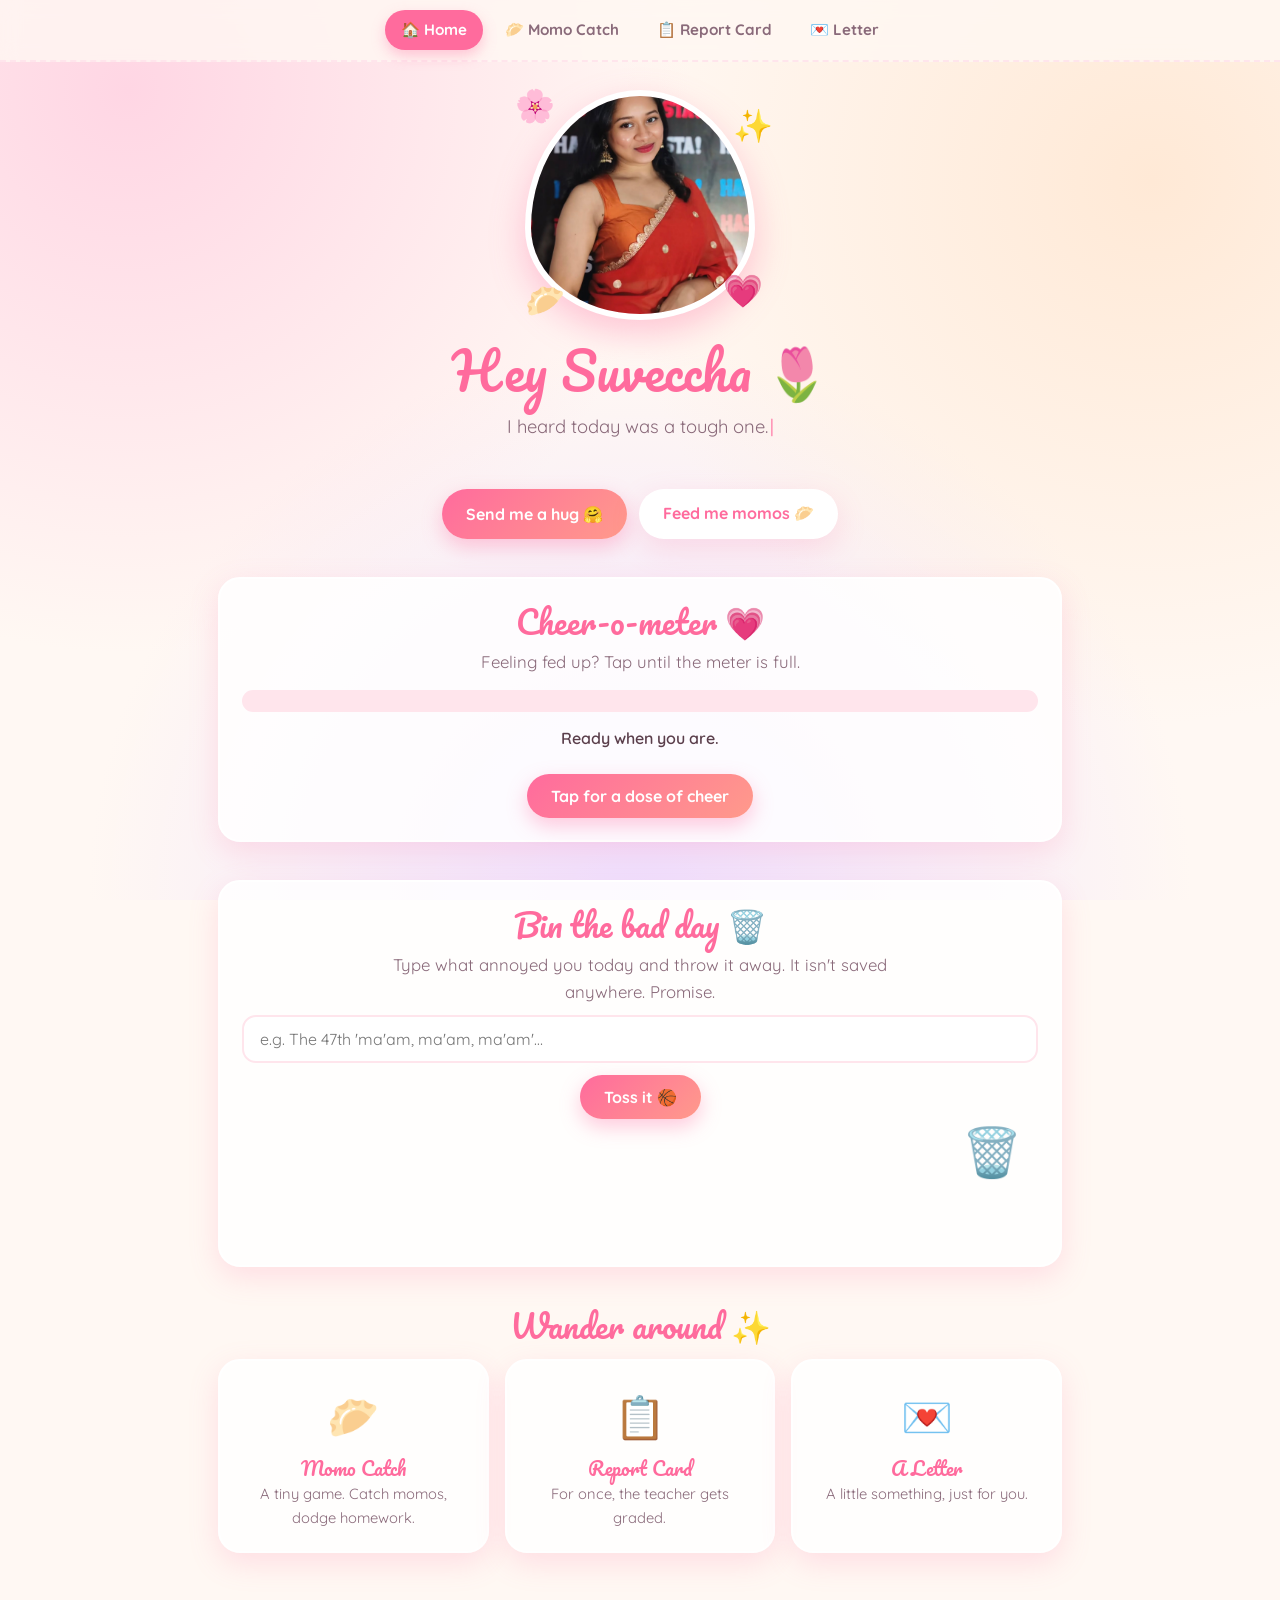
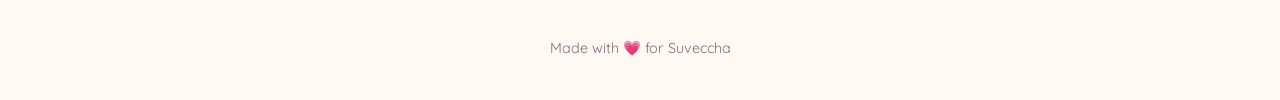
<file: index.html>
<!DOCTYPE html>
<html lang="en">
<head>
  <meta charset="UTF-8">
  <meta name="viewport" content="width=device-width, initial-scale=1">
  <title>For Suveccha 🌸</title>
  <link rel="icon" href="data:image/svg+xml,<svg xmlns='http://www.w3.org/2000/svg' viewBox='0 0 100 100'><text y='.9em' font-size='90'>🥟</text></svg>">
  <link rel="preconnect" href="https://fonts.googleapis.com">
  <link href="https://fonts.googleapis.com/css2?family=Pacifico&family=Quicksand:wght@400;600;700&display=swap" rel="stylesheet">
  <link rel="stylesheet" href="assets/css/style.css">
</head>
<body>
  <div id="hearts"></div>

  <nav class="nav">
    <a href="index.html">🏠 Home</a>
    <a href="momos.html">🥟 Momo Catch</a>
    <a href="report-card.html">📋 Report Card</a>
    <a href="letter.html">💌 Letter</a>
  </nav>

  <main class="wrap">
    <section class="center">
      <div class="photo-wrap">
        <div class="photo-frame">
          <!-- Replace assets/img/suveccha.png with her photo (keep the same file name) -->
          <img src="assets/img/suveccha.png" alt="Suveccha">
        </div>
        <span class="sticker s1">🌸</span>
        <span class="sticker s2">✨</span>
        <span class="sticker s3">🥟</span>
        <span class="sticker s4">💗</span>
      </div>

      <h1>Hey <span data-her>Suveccha</span> 🌷</h1>
      <p class="typed" id="typed"></p>

      <div class="btn-row">
        <button class="btn" id="hugBtn">Send me a hug 🤗</button>
        <a class="btn soft" href="momos.html">Feed me momos 🥟</a>
      </div>
    </section>

    <section class="section card center">
      <h2>Cheer-o-meter 💗</h2>
      <p class="lead">Feeling fed up? Tap until the meter is full.</p>
      <div class="meter"><div class="meter-fill" id="meterFill"></div></div>
      <p class="cheer-msg" id="cheerMsg">Ready when you are.</p>
      <button class="btn" id="cheerBtn">Tap for a dose of cheer</button>
    </section>

    <section class="section card">
      <h2 class="center">Bin the bad day 🗑️</h2>
      <p class="lead center">Type what annoyed you today and throw it away. It isn't saved anywhere. Promise.</p>
      <div class="bin-zone" id="binZone">
        <input id="stressInput" type="text" maxlength="80" placeholder="e.g. The 47th 'ma'am, ma'am, ma'am'…" autocomplete="off">
        <div class="center"><button class="btn" id="tossBtn">Toss it 🏀</button></div>
        <div class="bin">🗑️</div>
      </div>
      <p class="center cheer-msg" id="tossMsg"></p>
    </section>

    <section class="section">
      <h2 class="center">Wander around ✨</h2>
      <div class="tiles">
        <a class="card tile" href="momos.html">
          <span class="emoji">🥟</span><h3>Momo Catch</h3><p>A tiny game. Catch momos, dodge homework.</p>
        </a>
        <a class="card tile" href="report-card.html">
          <span class="emoji">📋</span><h3>Report Card</h3><p>For once, the teacher gets graded.</p>
        </a>
        <a class="card tile" href="letter.html">
          <span class="emoji">💌</span><h3>A Letter</h3><p>A little something, just for you.</p>
        </a>
      </div>
    </section>
  </main>

  <footer>Made with 💗 for <span data-her>Suveccha</span></footer>

  <script src="assets/js/config.js"></script>
  <script src="assets/js/main.js"></script>
  <script src="assets/js/home.js"></script>
</body>
</html>
</file>
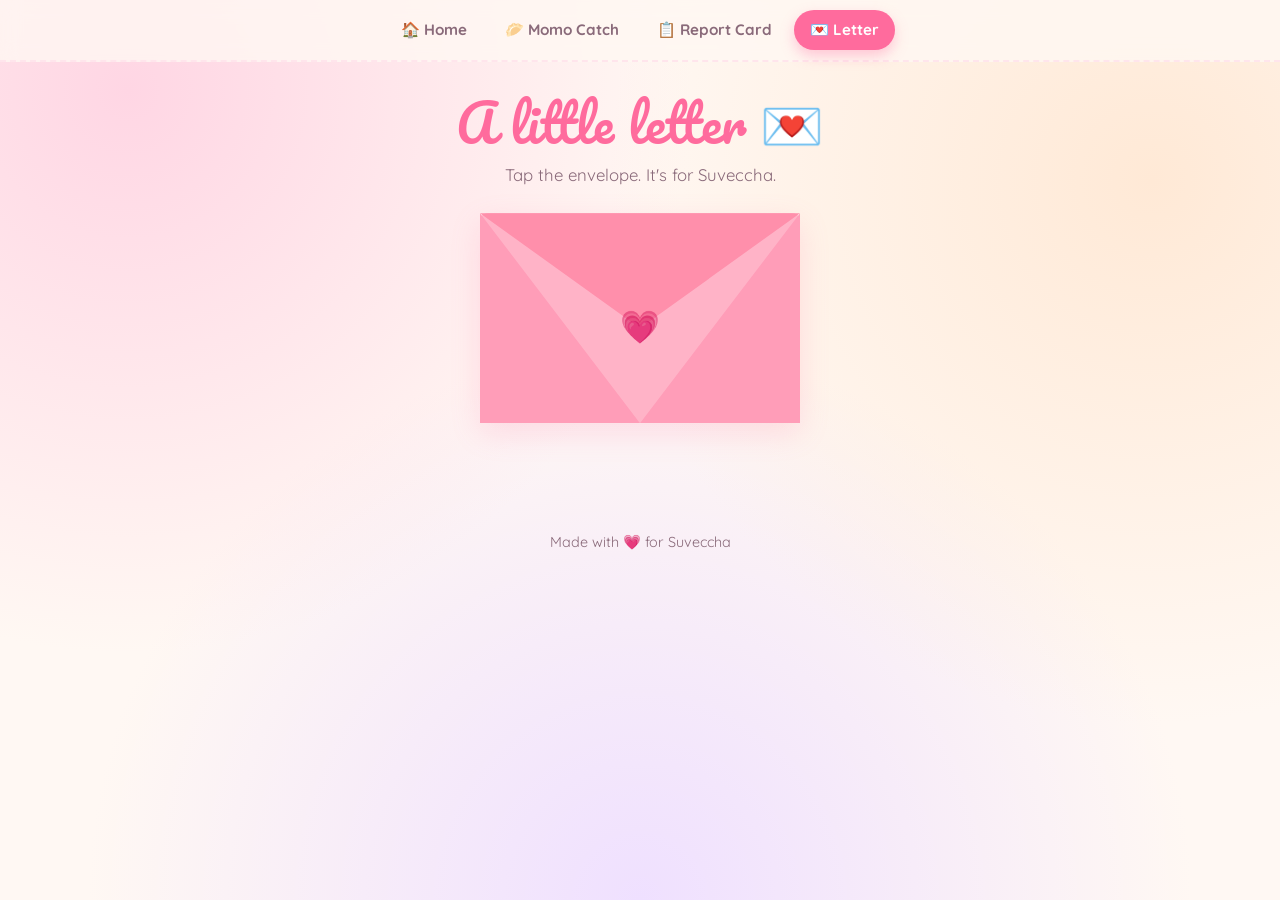
<file: letter.html>
<!DOCTYPE html>
<html lang="en">
<head>
  <meta charset="UTF-8">
  <meta name="viewport" content="width=device-width, initial-scale=1">
  <title>A Letter 💌</title>
  <link rel="icon" href="data:image/svg+xml,<svg xmlns='http://www.w3.org/2000/svg' viewBox='0 0 100 100'><text y='.9em' font-size='90'>🥟</text></svg>">
  <link rel="preconnect" href="https://fonts.googleapis.com">
  <link href="https://fonts.googleapis.com/css2?family=Pacifico&family=Quicksand:wght@400;600;700&display=swap" rel="stylesheet">
  <link rel="stylesheet" href="assets/css/style.css">
</head>
<body>
  <div id="hearts"></div>

  <nav class="nav">
    <a href="index.html">🏠 Home</a>
    <a href="momos.html">🥟 Momo Catch</a>
    <a href="report-card.html">📋 Report Card</a>
    <a href="letter.html">💌 Letter</a>
  </nav>

  <main class="wrap">
    <div class="center">
      <h1>A little letter 💌</h1>
      <p class="lead" id="envHint">Tap the envelope. It's for <span data-her>Suveccha</span>.</p>
    </div>

    <div class="envelope" id="envelope" role="button" tabindex="0" aria-label="Open the letter">
      <div class="body"></div>
      <div class="flap"></div>
      <div class="seal">💗</div>
    </div>

    <article class="letter" id="letter"></article>

    <section class="section" id="openWhenSection" style="display:none">
      <h2 class="center">Open when… 💕</h2>
      <p class="lead center">Little notes, for different kinds of moments. Tap one.</p>
      <div class="mini-grid" id="miniGrid"></div>
    </section>

    <div class="center section" id="replyRow" style="display:none">
      <button class="btn" id="hugBack">Send a hug back 🤗</button>
    </div>
  </main>

  <footer>Made with 💗 for <span data-her>Suveccha</span></footer>

  <script src="assets/js/config.js"></script>
  <script src="assets/js/main.js"></script>
  <script src="assets/js/letter.js"></script>
</body>
</html>
</file>
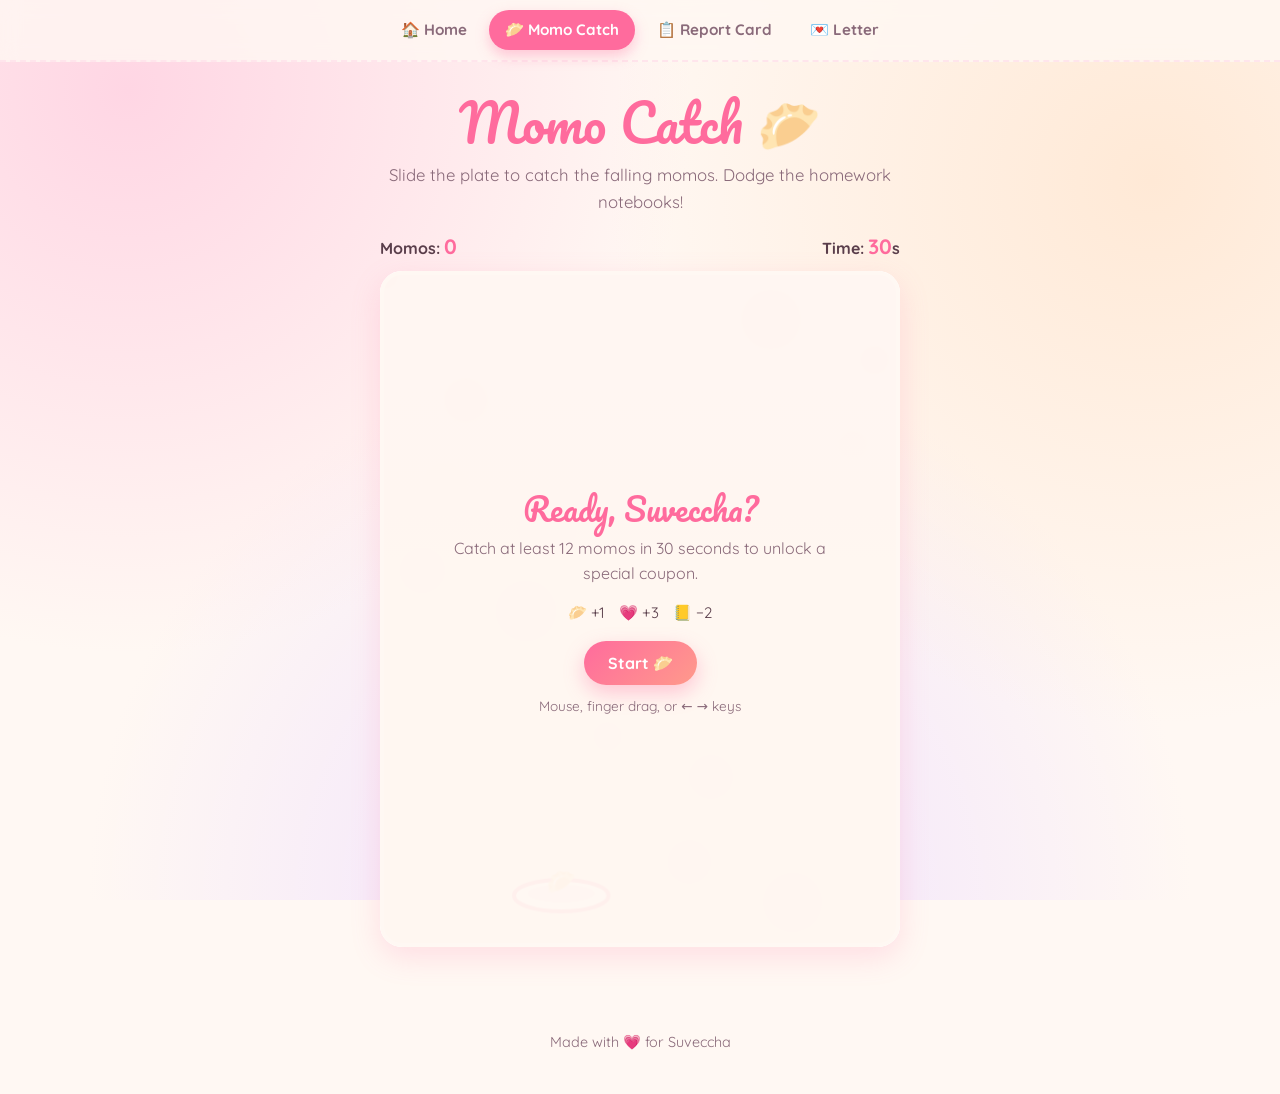
<file: momos.html>
<!DOCTYPE html>
<html lang="en">
<head>
  <meta charset="UTF-8">
  <meta name="viewport" content="width=device-width, initial-scale=1">
  <title>Momo Catch 🥟</title>
  <link rel="icon" href="data:image/svg+xml,<svg xmlns='http://www.w3.org/2000/svg' viewBox='0 0 100 100'><text y='.9em' font-size='90'>🥟</text></svg>">
  <link rel="preconnect" href="https://fonts.googleapis.com">
  <link href="https://fonts.googleapis.com/css2?family=Pacifico&family=Quicksand:wght@400;600;700&display=swap" rel="stylesheet">
  <link rel="stylesheet" href="assets/css/style.css">
</head>
<body>
  <div id="hearts"></div>

  <nav class="nav">
    <a href="index.html">🏠 Home</a>
    <a href="momos.html">🥟 Momo Catch</a>
    <a href="report-card.html">📋 Report Card</a>
    <a href="letter.html">💌 Letter</a>
  </nav>

  <main class="wrap center">
    <h1>Momo Catch 🥟</h1>
    <p class="lead">Slide the plate to catch the falling momos. Dodge the homework notebooks!</p>

    <div class="hud">
      <span>Momos: <b id="score">0</b></span>
      <span>Time: <b id="time">30</b>s</span>
    </div>

    <div class="stage" id="stage">
      <canvas id="game"></canvas>

      <div class="overlay" id="overlay">
        <h2 id="ovTitle">Ready, <span data-her>Suveccha</span>?</h2>
        <p id="ovText">Catch at least 12 momos in 30 seconds to unlock a special coupon.</p>
        <div class="legend" id="legend">
          <span>🥟 +1</span><span>💗 +3</span><span>📒 −2</span>
        </div>
        <div id="couponSlot"></div>
        <button class="btn" id="startBtn">Start 🥟</button>
        <p style="margin-top:10px;font-size:.85rem;">Mouse, finger drag, or ← → keys</p>
      </div>
    </div>
  </main>

  <footer>Made with 💗 for <span data-her>Suveccha</span></footer>

  <script src="assets/js/config.js"></script>
  <script src="assets/js/main.js"></script>
  <script src="assets/js/momos.js"></script>
</body>
</html>
</file>
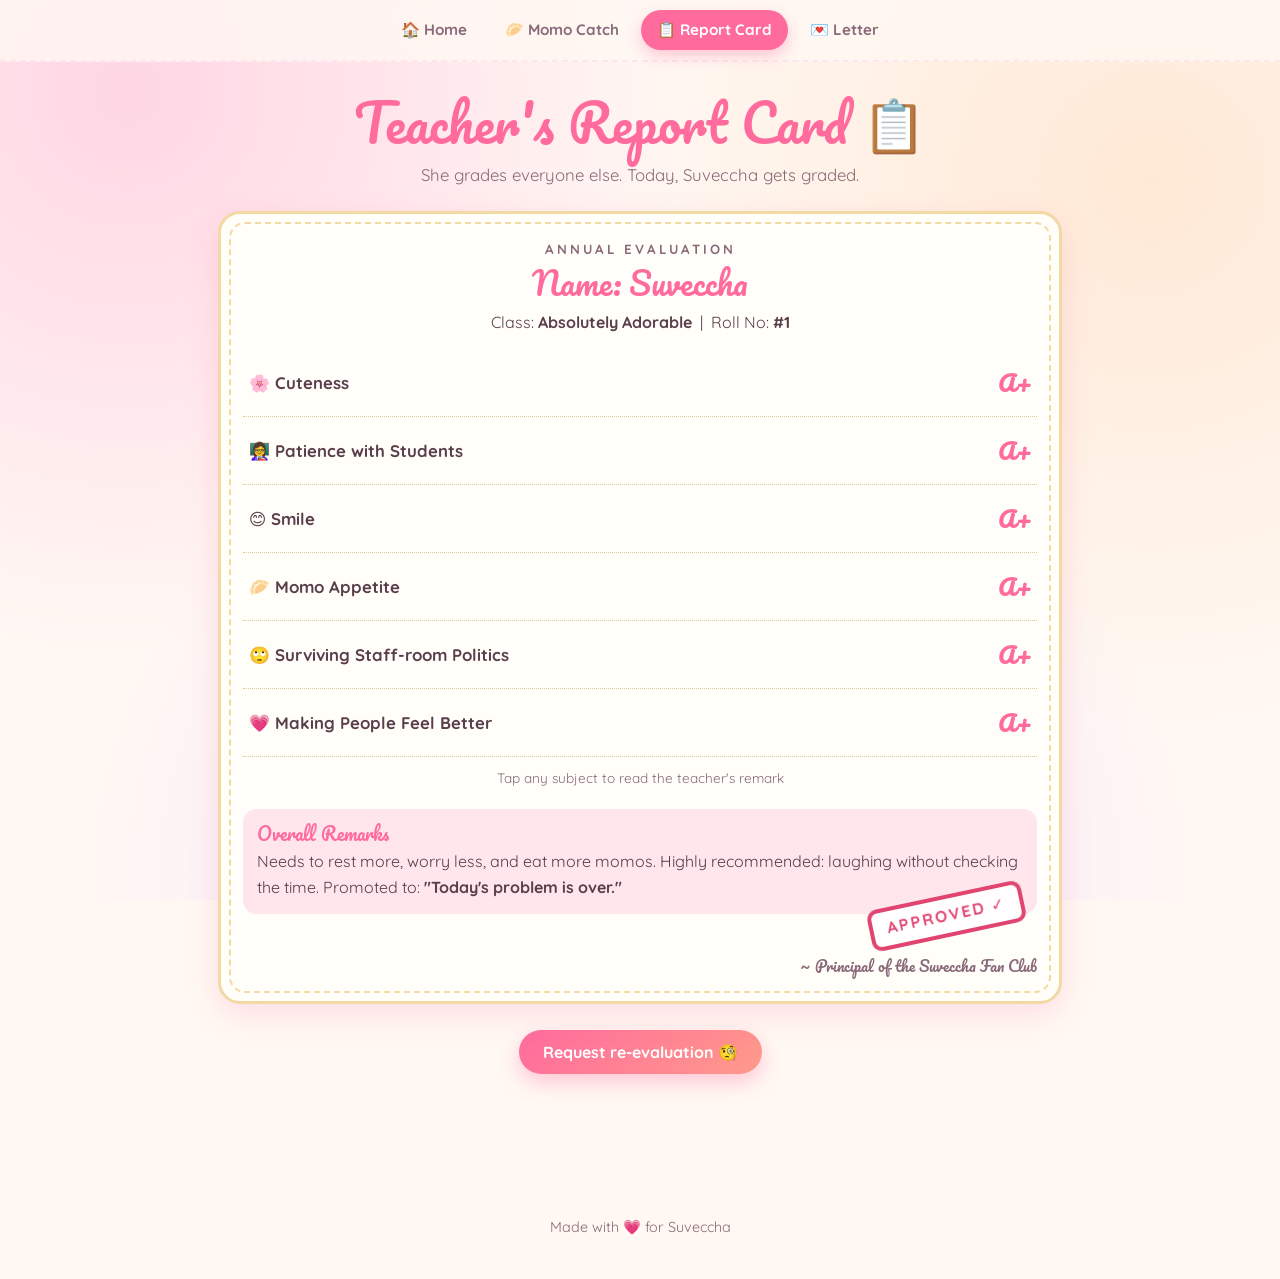
<file: report-card.html>
<!DOCTYPE html>
<html lang="en">
<head>
  <meta charset="UTF-8">
  <meta name="viewport" content="width=device-width, initial-scale=1">
  <title>Report Card 📋</title>
  <link rel="icon" href="data:image/svg+xml,<svg xmlns='http://www.w3.org/2000/svg' viewBox='0 0 100 100'><text y='.9em' font-size='90'>🥟</text></svg>">
  <link rel="preconnect" href="https://fonts.googleapis.com">
  <link href="https://fonts.googleapis.com/css2?family=Pacifico&family=Quicksand:wght@400;600;700&display=swap" rel="stylesheet">
  <link rel="stylesheet" href="assets/css/style.css">
</head>
<body>
  <div id="hearts"></div>

  <nav class="nav">
    <a href="index.html">🏠 Home</a>
    <a href="momos.html">🥟 Momo Catch</a>
    <a href="report-card.html">📋 Report Card</a>
    <a href="letter.html">💌 Letter</a>
  </nav>

  <main class="wrap">
    <div class="center" style="margin-bottom:22px">
      <h1>Teacher's Report Card 📋</h1>
      <p class="lead">She grades everyone else. Today, <span data-her>Suveccha</span> gets graded.</p>
    </div>

    <section class="card report">
      <div class="report-head">
        <small>Annual Evaluation</small>
        <h2>Name: <span data-her>Suveccha</span></h2>
        <p>Class: <b>Absolutely Adorable</b> &nbsp;|&nbsp; Roll No: <b>#1</b></p>
      </div>

      <ul class="subjects" id="subjects">
        <li class="subject">
          <button type="button"><span>🌸 Cuteness</span><span class="grade">A+</span></button>
          <p class="remark">Off the charts. The chart had to be extended twice.</p>
        </li>
        <li class="subject">
          <button type="button"><span>👩‍🏫 Patience with Students</span><span class="grade">A+</span></button>
          <p class="remark">Saint-level. Honestly, overqualified for it.</p>
        </li>
        <li class="subject">
          <button type="button"><span>😊 Smile</span><span class="grade">A+</span></button>
          <p class="remark">Dangerous. Causes sudden improvement of bad days.</p>
        </li>
        <li class="subject">
          <button type="button"><span>🥟 Momo Appetite</span><span class="grade">A+</span></button>
          <p class="remark">Serious dedication. Respect. Needs more chutney.</p>
        </li>
        <li class="subject">
          <button type="button"><span>🙄 Surviving Staff-room Politics</span><span class="grade">A+</span></button>
          <p class="remark">Passed with flying eye-rolls. (Allowed, and understood.)</p>
        </li>
        <li class="subject">
          <button type="button"><span>💗 Making People Feel Better</span><span class="grade">A+</span></button>
          <p class="remark">Straight A's, and she doesn't even realise she's doing it.</p>
        </li>
      </ul>
      <p class="hint">Tap any subject to read the teacher's remark</p>

      <div class="teacher-remarks">
        <h3>Overall Remarks</h3>
        <p>Needs to rest more, worry less, and eat more momos. Highly recommended: laughing without checking the time. Promoted to: <b>"Today's problem is over."</b></p>
        <div class="stamp" id="stamp">APPROVED ✓</div>
      </div>

      <p class="sign">~ Principal of the Suveccha Fan Club</p>
    </section>

    <div class="center" style="margin-top:26px">
      <button class="btn" id="reevalBtn">Request re-evaluation 🧐</button>
      <p class="cheer-msg" id="reevalMsg" style="margin-top:10px"></p>
    </div>
  </main>

  <footer>Made with 💗 for <span data-her>Suveccha</span></footer>

  <script src="assets/js/config.js"></script>
  <script src="assets/js/main.js"></script>
  <script src="assets/js/report.js"></script>
</body>
</html>
</file>
<file: assets/css/style.css>
/* ============================================================
   Suveccha's little corner of the internet
   ============================================================ */
:root {
  --pink: #ff6b9d;
  --rose: #ff8fab;
  --blush: #ffe5ec;
  --cream: #fff8f3;
  --peach: #ffc8a2;
  --lav: #d9c7ff;
  --ink: #5a3e4b;
  --ink-soft: #8a6a7a;
  --card: rgba(255, 255, 255, 0.82);
  --shadow: 0 10px 30px rgba(255, 107, 157, 0.18);
  --radius: 22px;
}

* { box-sizing: border-box; margin: 0; padding: 0; }
html { scroll-behavior: smooth; }

body {
  font-family: "Quicksand", system-ui, sans-serif;
  color: var(--ink);
  min-height: 100vh;
  background:
    radial-gradient(circle at 10% 10%, #ffd6e4 0, transparent 40%),
    radial-gradient(circle at 90% 20%, #ffe9d6 0, transparent 40%),
    radial-gradient(circle at 50% 100%, #efe0ff 0, transparent 50%),
    var(--cream);
  background-attachment: fixed;
  overflow-x: hidden;
  line-height: 1.6;
}

h1, h2, h3 { font-family: "Pacifico", cursive; font-weight: 400; color: var(--pink); line-height: 1.25; }
h1 { font-size: clamp(2rem, 7vw, 3.2rem); }
h2 { font-size: clamp(1.4rem, 5vw, 2rem); margin-bottom: 0.5rem; }

a { color: var(--pink); }

/* ---------- floating hearts background ---------- */
#hearts { position: fixed; inset: 0; pointer-events: none; z-index: 0; overflow: hidden; }
.float-heart {
  position: absolute; bottom: -40px; opacity: 0;
  animation: floatUp linear forwards;
}
@keyframes floatUp {
  0%   { transform: translateY(0) translateX(0) rotate(0deg); opacity: 0; }
  10%  { opacity: 0.8; }
  100% { transform: translateY(-110vh) translateX(var(--sway, 30px)) rotate(40deg); opacity: 0; }
}

.burst {
  position: fixed; z-index: 999; pointer-events: none;
  animation: burstOut 1s ease-out forwards;
}
@keyframes burstOut {
  0%   { transform: translate(0, 0) scale(0.4); opacity: 1; }
  100% { transform: translate(var(--dx), var(--dy)) scale(1.3) rotate(var(--rot, 0deg)); opacity: 0; }
}

/* ---------- navigation ---------- */
.nav {
  position: sticky; top: 0; z-index: 50;
  display: flex; justify-content: center; flex-wrap: wrap; gap: 6px;
  padding: 10px 12px;
  background: rgba(255, 248, 243, 0.8);
  backdrop-filter: blur(10px);
  border-bottom: 2px dashed var(--blush);
}
.nav a {
  text-decoration: none; font-weight: 700; font-size: 0.95rem;
  padding: 8px 16px; border-radius: 999px; color: var(--ink-soft);
  transition: all 0.25s;
}
.nav a:hover { background: var(--blush); color: var(--pink); transform: translateY(-2px); }
.nav a.active { background: var(--pink); color: #fff; box-shadow: 0 6px 14px rgba(255, 107, 157, 0.35); }

/* ---------- layout ---------- */
.wrap { position: relative; z-index: 1; max-width: 880px; margin: 0 auto; padding: 28px 18px 60px; }
.center { text-align: center; }
.lead { color: var(--ink-soft); font-size: 1.05rem; max-width: 560px; margin: 8px auto 0; }

.card {
  background: var(--card);
  border-radius: var(--radius);
  box-shadow: var(--shadow);
  padding: 22px;
  border: 2px solid #fff;
}

.btn {
  font-family: inherit; font-weight: 700; font-size: 1rem;
  border: none; cursor: pointer; text-decoration: none; display: inline-block;
  padding: 12px 24px; border-radius: 999px;
  color: #fff; background: linear-gradient(135deg, var(--pink), #ff9a8b);
  box-shadow: 0 8px 20px rgba(255, 107, 157, 0.35);
  transition: transform 0.2s, box-shadow 0.2s;
}
.btn:hover { transform: translateY(-3px) scale(1.03); box-shadow: 0 12px 24px rgba(255, 107, 157, 0.45); }
.btn:active { transform: scale(0.97); }
.btn.soft { background: #fff; color: var(--pink); box-shadow: var(--shadow); }

footer { position: relative; z-index: 1; text-align: center; padding: 24px 12px 40px; color: var(--ink-soft); font-size: 0.9rem; }

/* ---------- photo frame (replace assets/img/suveccha.png) ---------- */
.photo-wrap { position: relative; width: 230px; height: 230px; margin: 0 auto 18px; }
.photo-frame {
  width: 100%; height: 100%;
  border-radius: 50% 50% 50% 50% / 60% 60% 40% 40%;
  overflow: hidden; border: 6px solid #fff;
  box-shadow: 0 14px 34px rgba(255, 107, 157, 0.35);
  background: var(--blush);
  animation: wobble 6s ease-in-out infinite;
}
.photo-frame img { width: 100%; height: 100%; object-fit: cover; display: block; }
@keyframes wobble {
  0%, 100% { transform: rotate(-2deg); }
  50% { transform: rotate(2deg) scale(1.02); }
}
.sticker { position: absolute; font-size: 2rem; animation: bob 3s ease-in-out infinite; }
.sticker.s1 { top: -10px; left: -10px; }
.sticker.s2 { top: 10px; right: -18px; animation-delay: 0.6s; }
.sticker.s3 { bottom: -6px; left: 0; animation-delay: 1.2s; }
.sticker.s4 { bottom: 4px; right: -8px; animation-delay: 1.8s; }
@keyframes bob { 0%, 100% { transform: translateY(0); } 50% { transform: translateY(-8px); } }

/* ---------- home ---------- */
.typed { min-height: 3.2em; font-size: 1.15rem; color: var(--ink-soft); margin: 10px auto 18px; max-width: 520px; }
.typed::after { content: "|"; margin-left: 2px; animation: blink 1s steps(2) infinite; color: var(--pink); }
@keyframes blink { 50% { opacity: 0; } }

.btn-row { display: flex; gap: 12px; justify-content: center; flex-wrap: wrap; }

.section { margin-top: 38px; }

.meter { height: 22px; border-radius: 999px; background: var(--blush); overflow: hidden; margin: 14px 0; }
.meter-fill { height: 100%; width: 0; border-radius: 999px; background: linear-gradient(90deg, var(--lav), var(--pink), var(--peach)); transition: width 0.5s ease; }
.cheer-msg { min-height: 3em; font-weight: 600; }

.bin-zone { position: relative; min-height: 190px; overflow: hidden; }
.bin-zone input {
  width: 100%; font-family: inherit; font-size: 1rem; padding: 12px 16px;
  border-radius: 14px; border: 2px solid var(--blush); outline: none; background: #fff; color: var(--ink);
  margin: 10px 0 12px;
}
.bin-zone input:focus { border-color: var(--pink); }
.bin { position: absolute; right: 16px; bottom: 6px; font-size: 3rem; }
.paper {
  position: absolute; left: 16px; top: 78px; max-width: 60%;
  background: #fffdf5; border: 1px solid #eadfc8; padding: 8px 12px; border-radius: 6px;
  font-size: 0.9rem; box-shadow: 0 4px 10px rgba(0, 0, 0, 0.1);
  transition: transform 1.2s cubic-bezier(0.5, -0.3, 0.7, 1), opacity 0.4s ease 0.9s;
}
.paper.toss { transform: translate(var(--tx, 200px), 90px) rotate(520deg) scale(0.15); opacity: 0; }

.tiles { display: grid; grid-template-columns: repeat(auto-fit, minmax(210px, 1fr)); gap: 16px; margin-top: 14px; }
.tile { text-decoration: none; color: var(--ink); text-align: center; transition: transform 0.25s; }
.tile:hover { transform: translateY(-6px) rotate(-1deg); }
.tile .emoji { font-size: 2.6rem; display: block; }
.tile h3 { font-size: 1.2rem; margin: 6px 0 2px; }
.tile p { color: var(--ink-soft); font-size: 0.92rem; }

/* ---------- momo game ---------- */
.hud { display: flex; justify-content: space-between; max-width: 520px; margin: 14px auto 8px; font-weight: 700; }
.hud b { color: var(--pink); font-size: 1.3rem; }
.stage { position: relative; max-width: 520px; margin: 0 auto; }
#game {
  display: block; margin: 0 auto; border-radius: var(--radius);
  background: linear-gradient(180deg, #ffe5ec, #fff3e6);
  border: 4px solid #fff; box-shadow: var(--shadow);
  touch-action: none; cursor: none; max-width: 100%;
}
.overlay {
  position: absolute; inset: 0; display: flex; flex-direction: column; align-items: center; justify-content: center;
  text-align: center; padding: 20px; border-radius: var(--radius);
  background: rgba(255, 248, 243, 0.93);
}
.overlay.hide { display: none; }
.overlay h2 { margin-bottom: 8px; }
.overlay p { max-width: 380px; margin-bottom: 14px; color: var(--ink-soft); }
.legend { display: flex; gap: 14px; justify-content: center; margin-bottom: 16px; font-size: 0.95rem; flex-wrap: wrap; }
.coupon {
  border: 3px dashed var(--pink); background: #fff; border-radius: 16px; padding: 14px 18px; margin-bottom: 14px;
  transform: rotate(-2deg); animation: bob 3s ease-in-out infinite;
}
.coupon strong { color: var(--pink); font-family: "Pacifico", cursive; font-size: 1.2rem; display: block; }

/* ---------- report card ---------- */
.report { background: #fffef9; border: 3px solid #f3d9a4; position: relative; }
.report::before {
  content: ""; position: absolute; inset: 8px; border: 2px dashed #f3d9a4; border-radius: 16px; pointer-events: none;
}
.report-head { text-align: center; margin-bottom: 14px; }
.report-head small { letter-spacing: 3px; color: var(--ink-soft); text-transform: uppercase; font-weight: 700; }
.subjects { list-style: none; }
.subject { border-bottom: 1px dotted #ddc9a0; }
.subject button {
  width: 100%; display: flex; justify-content: space-between; align-items: center; gap: 10px;
  font-family: inherit; font-size: 1.05rem; font-weight: 700; color: var(--ink);
  background: none; border: none; padding: 14px 6px; cursor: pointer; text-align: left;
}
.subject button:hover { background: var(--blush); border-radius: 10px; }
.grade { font-family: "Pacifico", cursive; font-size: 1.4rem; color: var(--pink); white-space: nowrap; transition: transform 0.3s; }
.grade.pop { transform: scale(1.4); }
.remark { max-height: 0; overflow: hidden; transition: max-height 0.35s ease; color: var(--ink-soft); font-style: italic; padding: 0 6px; }
.subject.open .remark { max-height: 90px; padding-bottom: 12px; }
.hint { text-align: center; font-size: 0.85rem; color: var(--ink-soft); margin-top: 10px; }
.teacher-remarks { margin-top: 20px; padding: 14px; background: var(--blush); border-radius: 14px; position: relative; }
.teacher-remarks h3 { font-size: 1.1rem; margin-bottom: 4px; }
.stamp {
  position: absolute; right: 12px; bottom: -22px;
  border: 4px solid #e0446f; color: #e0446f; font-weight: 700; letter-spacing: 2px;
  padding: 4px 14px; border-radius: 10px; transform: rotate(-12deg) scale(3); opacity: 0;
  background: rgba(255, 255, 255, 0.9);
  transition: transform 0.5s cubic-bezier(0.2, 1.4, 0.4, 1), opacity 0.3s;
}
.stamp.show { transform: rotate(-12deg) scale(1); opacity: 1; }
.sign { text-align: right; margin-top: 40px; font-family: "Pacifico", cursive; color: var(--ink-soft); font-size: 0.95rem; }

/* ---------- love letter ---------- */
.envelope { position: relative; width: min(320px, 82vw); height: 210px; margin: 24px auto; cursor: pointer; transition: transform 0.3s; }
.envelope:hover { transform: scale(1.04) rotate(-1deg); }
.envelope .body { position: absolute; inset: 0; background: #ffb3c7; border-radius: 8px; box-shadow: var(--shadow); }
.envelope .body::before, .envelope .body::after {
  content: ""; position: absolute; bottom: 0; width: 50%; height: 100%; background: #ff9db8;
}
.envelope .body::before { left: 0; clip-path: polygon(0 0, 100% 100%, 0 100%); }
.envelope .body::after { right: 0; clip-path: polygon(100% 0, 100% 100%, 0 100%); }
.envelope .flap {
  position: absolute; top: 0; left: 0; width: 100%; height: 115px; background: #ff8fab;
  clip-path: polygon(0 0, 100% 0, 50% 100%); transform-origin: top; transition: transform 0.8s ease; z-index: 3;
}
.envelope.open .flap { transform: rotateX(180deg); }
.seal { position: absolute; top: 88px; left: 50%; transform: translateX(-50%); font-size: 2rem; z-index: 4; transition: opacity 0.4s; animation: beat 1.4s infinite; }
.envelope.open .seal { opacity: 0; }
@keyframes beat { 0%, 100% { transform: translateX(-50%) scale(1); } 50% { transform: translateX(-50%) scale(1.2); } }

.letter {
  display: none; background: #fffdf7; border-radius: 6px; padding: 28px 24px;
  box-shadow: var(--shadow); border-left: 6px solid var(--rose);
  background-image: repeating-linear-gradient(transparent, transparent 31px, #f6e6d6 32px);
  line-height: 32px; font-size: 1.08rem;
}
.letter.show { display: block; animation: slideIn 0.8s ease; }
.letter p { margin-bottom: 14px; min-height: 32px; }
.letter .from { text-align: right; font-family: "Pacifico", cursive; color: var(--pink); }
@keyframes slideIn { from { opacity: 0; transform: translateY(-30px); } to { opacity: 1; transform: none; } }

.mini-grid { display: grid; grid-template-columns: repeat(auto-fit, minmax(200px, 1fr)); gap: 14px; margin-top: 14px; }
.mini { cursor: pointer; text-align: center; border: 2px dashed var(--rose); transition: transform 0.25s, background 0.3s; padding: 16px; }
.mini:hover { transform: translateY(-4px); }
.mini .t { font-weight: 700; color: var(--pink); }
.mini .note { max-height: 0; overflow: hidden; transition: max-height 0.4s ease; color: var(--ink-soft); font-size: 0.95rem; }
.mini.open { background: #fff; }
.mini.open .note { max-height: 200px; margin-top: 8px; }

@media (prefers-reduced-motion: reduce) {
  *, *::before, *::after { animation: none !important; transition: none !important; }
}

/* ---------- mobile and touch-friendly layout ---------- */
img, canvas { max-width: 100%; }
button, a, input { -webkit-tap-highlight-color: transparent; }
button, .btn, .nav a { touch-action: manipulation; }

@media (max-width: 600px) {
  body {
    background-attachment: scroll;
    font-size: 15px;
  }

  h1 { font-size: clamp(1.85rem, 8vw, 2.55rem); }
  h2 { font-size: clamp(1.35rem, 6vw, 1.75rem); }

  .nav {
    position: sticky;
    padding: 8px max(8px, env(safe-area-inset-left)) 8px;
    gap: 5px;
    display: grid;
    grid-template-columns: repeat(2, minmax(0, 1fr));
    width: 100%;
  }
  .nav a {
    min-width: 0;
    min-height: 42px;
    padding: 9px 7px;
    display: flex;
    align-items: center;
    justify-content: center;
    text-align: center;
    font-size: 0.84rem;
    line-height: 1.2;
    white-space: nowrap;
  }
  .nav a:hover { transform: none; }

  .wrap {
    width: 100%;
    max-width: 100%;
    padding: 24px 14px 42px;
  }
  .lead { font-size: 0.98rem; padding-inline: 2px; }
  .card { padding: 18px 15px; border-radius: 19px; }
  .section { margin-top: 26px; }
  footer { padding: 20px 12px calc(28px + env(safe-area-inset-bottom)); font-size: 0.85rem; }

  .photo-wrap { width: min(210px, 62vw); height: min(210px, 62vw); margin-bottom: 18px; }
  .sticker { font-size: 1.65rem; }
  .sticker.s1 { left: -7px; }
  .sticker.s2 { right: -10px; }
  .typed { font-size: 1.03rem; min-height: 4.2em; margin: 10px auto 16px; }

  .btn-row { flex-direction: column; align-items: stretch; gap: 10px; }
  .btn { min-height: 46px; padding: 12px 18px; font-size: 0.96rem; text-align: center; }
  .btn-row .btn { width: 100%; }
  .tiles { grid-template-columns: 1fr; gap: 12px; }
  .tile { padding: 17px 14px; }
  .tile .emoji { font-size: 2.25rem; }
  .tile:hover { transform: none; }

  .bin-zone { min-height: 205px; }
  .bin-zone input { font-size: 16px; padding: 12px; }
  .bin { right: 8px; bottom: 2px; font-size: 2.6rem; }
  .paper { left: 8px; max-width: 68%; font-size: 0.82rem; overflow-wrap: anywhere; }

  .hud { gap: 12px; padding-inline: 4px; font-size: 0.95rem; }
  .hud b { font-size: 1.15rem; }
  .stage { width: 100%; }
  #game { width: 100%; height: auto; cursor: auto; }
  .overlay { padding: 14px 12px; }
  .overlay h2 { font-size: 1.4rem; }
  .overlay p { font-size: 0.88rem; margin-bottom: 10px; }
  .legend { gap: 9px; font-size: 0.85rem; margin-bottom: 10px; }
  .coupon { padding: 10px 12px; margin-bottom: 10px; }
  .coupon strong { font-size: 1.05rem; }

  .report { padding: 20px 14px; }
  .report::before { inset: 6px; }
  .report-head small { letter-spacing: 1.5px; font-size: 0.68rem; }
  .report-head p { font-size: 0.88rem; }
  .subject button { gap: 8px; padding: 13px 3px; font-size: 0.94rem; }
  .subject button > span:first-child { min-width: 0; overflow-wrap: anywhere; }
  .grade { font-size: 1.2rem; }
  .remark { font-size: 0.9rem; }
  .subject.open .remark { max-height: 180px; }
  .teacher-remarks { padding: 13px 12px; }
  .teacher-remarks p { font-size: 0.91rem; }
  .stamp { right: 8px; bottom: -18px; padding: 3px 9px; font-size: 0.72rem; letter-spacing: 1px; }
  .sign { margin-top: 32px; font-size: 0.84rem; }

  .envelope { width: min(320px, 88vw); height: clamp(165px, 54vw, 200px); margin: 22px auto; }
  .envelope .flap { height: 54%; }
  .seal { top: 42%; font-size: 1.8rem; }
  .letter { padding: 20px 15px; font-size: 0.98rem; line-height: 1.9; background-image: repeating-linear-gradient(transparent, transparent 29px, #f6e6d6 30px); overflow-wrap: anywhere; }
  .letter p { min-height: 0; margin-bottom: 12px; }
  .mini-grid { grid-template-columns: 1fr; gap: 10px; }
  .mini { padding: 14px; }
  .mini:hover { transform: none; }
}

@media (max-width: 360px) {
  .wrap { padding-inline: 11px; }
  .card { padding: 15px 12px; }
  .nav a { font-size: 0.78rem; padding-inline: 4px; }
  .subject button { font-size: 0.88rem; }
  .overlay { padding: 10px 8px; }
  .overlay p { font-size: 0.82rem; }
}

@media (hover: none) {
  .btn:hover, .nav a:hover, .tile:hover, .mini:hover, .envelope:hover { transform: none; }
}
</file>
